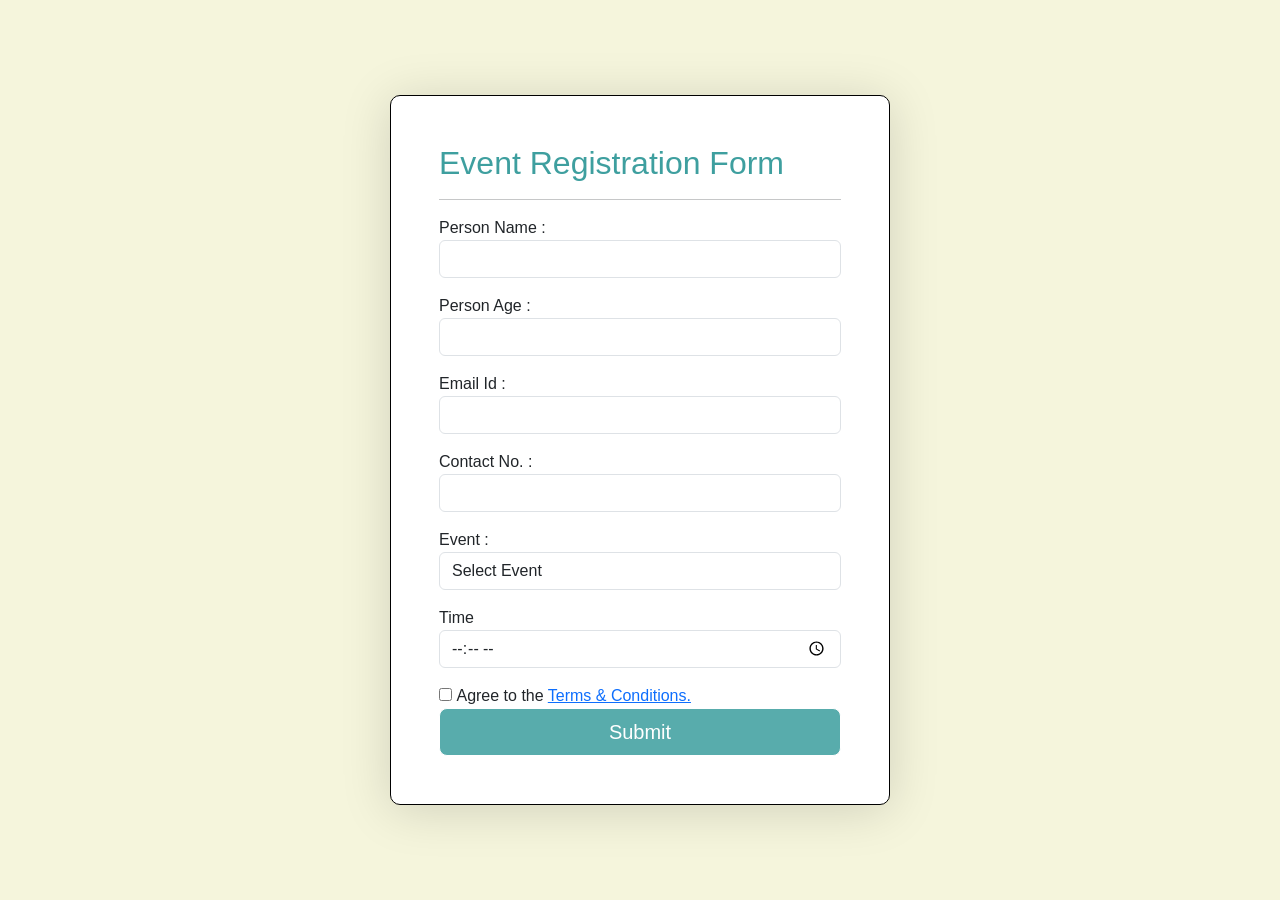
<file: q1/index.html>
<!DOCTYPE html>
<html lang="en">

<head>
    <meta charset="UTF-8">
    <meta name="viewport" content="width=device-width, initial-scale=1.0">
    <link href="https://cdn.jsdelivr.net/npm/bootstrap@5.3.3/dist/css/bootstrap.min.css" rel="stylesheet">
    <script src="https://code.jquery.com/jquery-3.7.1.min.js"></script>
    <title> Event Registration Form </title>
    <style>
        * {
            background-color: Beige;
            font-family: 'Poppins', sans-serif;
        }

        .regForm {
            border: 1px solid black;
            border-radius: 10px;
            max-width: 500px;
            box-shadow: 0px 5px 50px rgba(0, 0, 0, 0.15);
        }

        option {
            background-color: mintcream;
            color: darkslategray;
        }
    </style>
</head>

<body>
    <div class="container-fluide d-flex justify-content-center align-items-center min-vh-100 py-3">
        <div class="regForm p-4 p-md-5 bg-white w-100">
            <form action="#" onsubmit="showMessage()" id="Form" class="bg-white">
                <h2 style="color: Teal;" class="heading bg-white text-center text-md-start">Event Registration Form</h2>
                <hr>

                <div class="my-3 bg-white">
                    <label for="name" class="bg-white"> Person Name : </label>
                    <input type="text" id="name" class="form-control" required>
                </div>

                <div class="my-3 bg-white">
                    <label for="age" class="bg-white"> Person Age : </label>
                    <input type="number" id="age" class="form-control" required>
                </div>

                <div class="my-3 bg-white">
                    <label for="email" class="bg-white"> Email Id : </label>
                    <input type="email" id="email" class="form-control" required>
                </div>

                <div class="my-3 bg-white">
                    <label for="contact" class="bg-white"> Contact No. : </label>
                    <input type="number" id="contact" class="form-control" required>
                </div>

                <div class="my-3 bg-white">
                    <label for="event" class="bg-white"> Event : </label>
                    <select id="event" class="form-control" required>
                        <option value="">Select Event</option>
                        <option value="Farewell Ceremony">Farewell Ceremony</option>
                        <option value="Freshers Party">Freshers Party</option>
                        <option value="Sports Day">Sports Day</option>
                        <option value="Pet Show">Pet Show</option>
                        <option value="Science Exhibition">Science Exhibition</option>
                        <option value="Workshop">Workshop</option>
                    </select>
                </div>

                <div class="my-3 bg-white">
                    <label for="time" class="bg-white">Time</label>
                    <input type="time" id="time" class="form-control" required>
                </div>

                <input type="checkbox" id="checkbox"> <label for="checkbox" class="bg-white">Agree to the <a href="t&c.html"
                        class="bg-white">Terms &
                        Conditions.</a></label> <br>

                <button style="background-color: Teal;" class=" btn btn-lg text-white w-100" type="submit" disabled>
                    Submit </button>
            </form>
        </div>
    </div>

    <script>
        $(document).ready(function () {
            $("#checkbox").click(function () {
                if ($(this).prop("checked")) {
                    $("button").removeAttr("disabled");
                } else {
                    $("button").attr("disabled", "disabled");
                }
            });

            setInterval(function () {
                $(".heading").fadeToggle()
            }, 90);

            $(".form-control").focus(function () {
                $(this).css({ "background-color": "mintcream", "color": "darkslategray" });
            });

            $(".form-control").blur(function () {
                $(this).css({ "background-color": "white", "color": "black" });
            });
        })

        function showMessage() {
            alert("Your registration has been completed successfully!");
            document.getElementById("Form").reset();
        }
    </script>
</body>

</html>
</file>
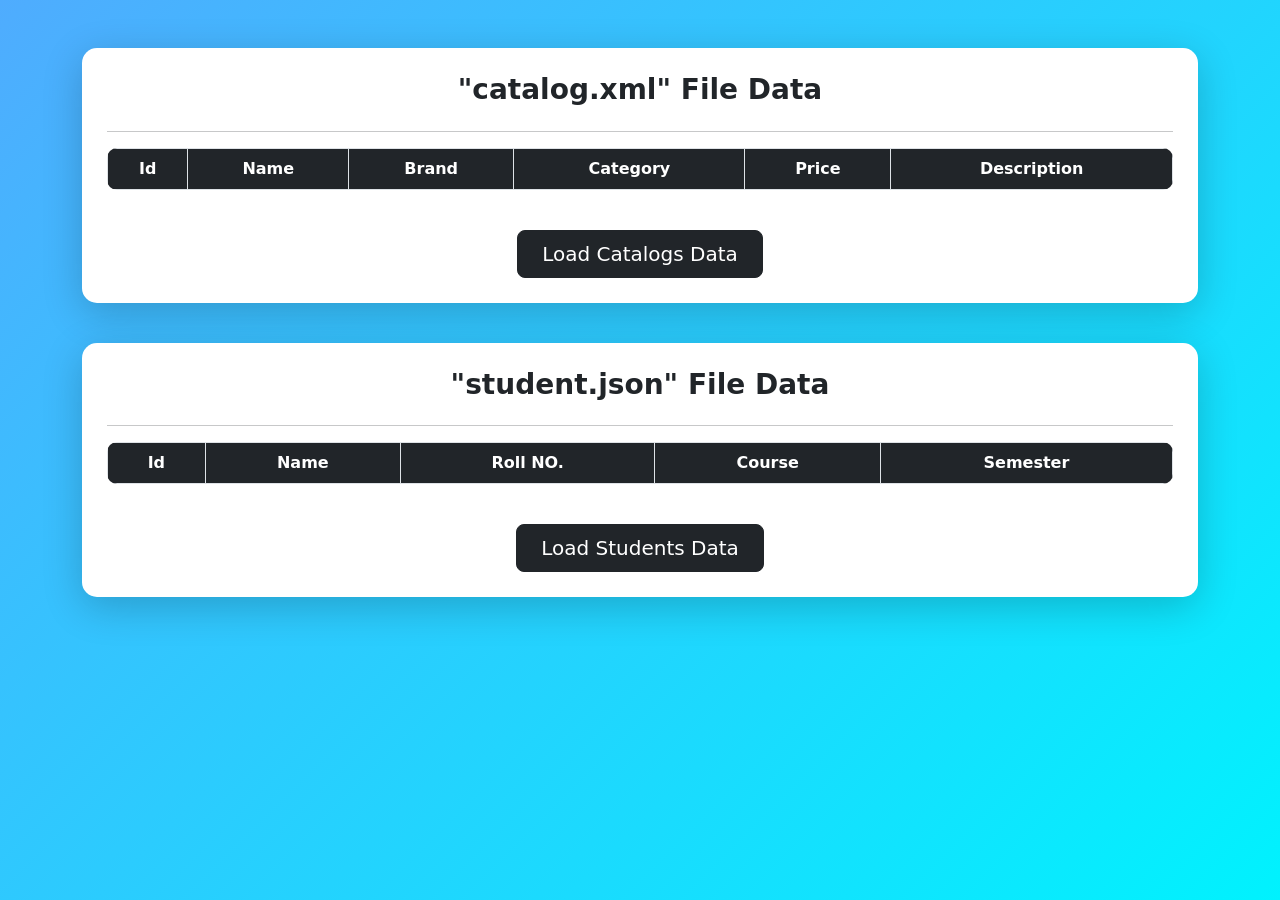
<file: q2/index.html>
<!DOCTYPE html>
<html lang="en">

<head>
    <meta charset="UTF-8">
    <meta name="viewport" content="width=device-width, initial-scale=1.0">
    <link href="https://cdn.jsdelivr.net/npm/bootstrap@5.3.3/dist/css/bootstrap.min.css" rel="stylesheet">
    <title>Catalogs & Students Data</title>
    <style>
        body {
            background: linear-gradient(135deg, #4facfe, #00f2fe);
            min-height: 100vh
        }

        .main-card {
            background: white;
            border-radius: 15px;
            box-shadow: 0px 10px 40px rgba(0, 0, 0, 0.2);
            padding: 25px;
            margin-bottom: 40px
        }

        h1 {
            font-weight: 600;
            font-size: 28px
        }

        thead th {
            background: #212529 !important;
            color: white
        }

        .table {
            border-radius: 10px;
            overflow: hidden
        }

        button {
            border-radius: 8px;
            font-weight: 500
        }
    </style>
</head>

<body>
    <div class="container py-5">

        <div class="main-card">
            <h1 class="text-center mb-4">"catalog.xml" File Data</h1>
            <hr>
            <div class="table-responsive">
                <table class="table table-bordered table-hover text-center align-middle">
                    <thead>
                        <tr>
                            <th class="text-white">Id</th>
                            <th class="text-white">Name</th>
                            <th class="text-white">Brand</th>
                            <th class="text-white">Category</th>
                            <th class="text-white">Price</th>
                            <th class="text-white">Description</th>
                        </tr>
                    </thead>
                    <tbody id="CatalogData"></tbody>
                </table>
            </div>
            <div class="text-center mt-4">
                <button onclick="loadCatalogData()" class="btn btn-dark btn-lg px-4">Load Catalogs Data</button>
            </div>
        </div>

        <div class="main-card">
            <h1 class="text-center mb-4">"student.json" File Data</h1>
            <hr>
            <div class="table-responsive">
                <table class="table table-bordered table-hover text-center align-middle">
                    <thead>
                        <tr>
                            <th class="text-white">Id</th>
                            <th class="text-white">Name</th>
                            <th class="text-white">Roll NO.</th>
                            <th class="text-white">Course</th>
                            <th class="text-white">Semester</th>
                        </tr>
                    </thead>
                    <tbody id="StudentData"></tbody>
                </table>
            </div>
            <div class="text-center mt-4">
                <button onclick="loadStudent()" class="btn btn-dark btn-lg px-4">Load Students Data</button>
            </div>
        </div>

    </div>

    <script>
        function loadCatalogData() {
            const xhr = new XMLHttpRequest();
            xhr.onreadystatechange = function () {
                if (this.readyState == 4 && this.status == 200) {
                    var xmlDoc = this.responseXML;
                    var products = xmlDoc.getElementsByTagName("product");
                    var data = "";
                    for (const product of products) {
                        let id = product.getElementsByTagName("id")[0].textContent;
                        let name = product.getElementsByTagName("name")[0].textContent;
                        let brand = product.getElementsByTagName("brand")[0].textContent;
                        let category = product.getElementsByTagName("category")[0].textContent;
                        let price = product.getElementsByTagName("price")[0].textContent;
                        let description = product.getElementsByTagName("description")[0].textContent;
                        data += `<tr>
                                    <td>${id}</td>
                                    <td>${name}</td>
                                    <td>${brand}</td>
                                    <td>${category}</td>
                                    <td>${price}</td>
                                    <td>${description}</td>
                                </tr>`;
                    }
                    document.getElementById("CatalogData").innerHTML = data;
                }
            };
            xhr.open("GET", "catalog.xml", true);
            xhr.send();
        }

        function loadStudent() {
            const xhr = new XMLHttpRequest();
            xhr.open("GET", "student.json", true);
            xhr.onload = function () {
                if (xhr.status === 200) {
                    const students = JSON.parse(xhr.responseText);
                    let output = "";
                    students.forEach(student => {
                        output += `<tr>
                                    <td>${student.id}</td>
                                    <td>${student.name}</td>
                                    <td>${student.rollNo}</td>
                                    <td>${student.course}</td>
                                    <td>${student.semester}</td>
                                </tr>`
                    });
                    document.getElementById("StudentData").innerHTML = output;
                }
            }
            xhr.send();
        }
    </script>
</body>

</html>
</file>
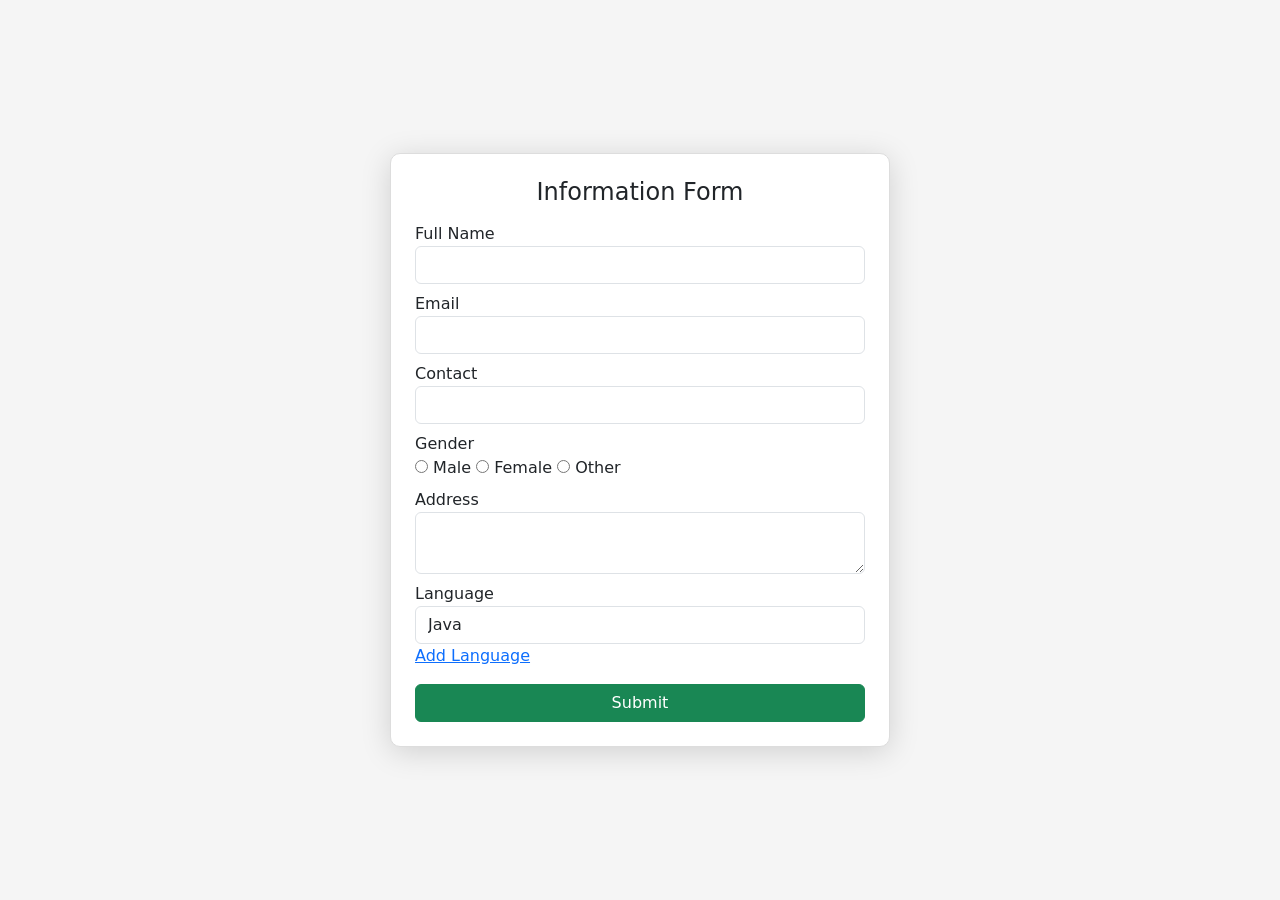
<file: q3/index.html>
<!DOCTYPE html>
<html lang="en">

<head>
    <meta charset="UTF-8">
    <meta name="viewport" content="width=device-width, initial-scale=1.0">
    <link href="https://cdn.jsdelivr.net/npm/bootstrap@5.3.3/dist/css/bootstrap.min.css" rel="stylesheet">
    <script src="https://code.jquery.com/jquery-3.7.1.min.js"></script>
    <title>Information Form</title>
    <style>
        body {
            background: #f5f5f5;
        }

        .form-box {
            border: 1px solid #ddd;
            border-radius: 10px;
            max-width: 500px;
            box-shadow: 0 5px 30px rgba(0, 0, 0, 0.15);
        }

        label {
            font-weight: 500;
        }

        #addBox input {
            width: 70%;
        }
    </style>
</head>

<body>
    <div class="container d-flex justify-content-center align-items-center vh-100">
        <div class="form-box bg-white p-4 w-100">
            <form onsubmit="showMsg()" id="form">
                <h4 class="text-center mb-3">Information Form</h4>

                <div class="mb-2">
                    <label for="fname">Full Name</label>
                    <input type="text" id="fname" class="form-control" required>
                </div>

                <div class="mb-2">
                    <label for="email">Email</label>
                    <input type="email" id="email" class="form-control" required>
                </div>

                <div class="mb-2">
                    <label for="contact">Contact</label>
                    <input type="number" id="contact" class="form-control" required>
                </div>

                <div class="mb-2">
                    <label for="gender">Gender</label><br>
                    <input type="radio" name="gender" id="male"> <label for="male">Male</label>
                    <input type="radio" name="gender" id="female"> <label for="female">Female</label>
                    <input type="radio" name="gender" id="other"> <label for="other">Other</label>
                </div>

                <div class="mb-2">
                    <label for="address">Address</label>
                    <textarea class="form-control" id="address" rows="2"></textarea>
                </div>

                <div class="mb-3">
                    <label for="language">Language</label>
                    <select id="language" class="form-control">
                        <option>Java</option>
                        <option>Python</option>
                        <option>JavaScript</option>
                        <option>C++</option>
                    </select>
                    <a href="#" id="addLang">Add Language</a>

                    <div id="addBox" class="mt-2" style="display:none;">
                        <input type="text" id="newLang" class="form-control d-inline" placeholder="Enter language">
                        <button type="button" class="btn btn-primary btn-sm mt-2" id="addBtn">Add</button>
                    </div>
                </div>

                <button type="submit" class="btn btn-success w-100">Submit</button>
            </form>
        </div>
    </div>

    <script>
        $(document).ready(function () {
            $("#addLang").click(function (e) {
                e.preventDefault();
                $("#addBox").show();
            });
            $("#addBtn").click(function () {
                let lang = $("#newLang").val();
                if (lang != "") {
                    $("#language").append("<option>" + lang + "</option>");
                    $("#newLang").val("");
                    $("#addBox").hide();
                }
            });
        });

        function showMsg() {
            alert("Thank you for your response.");
            document.getElementById("form").reset();
        }
    </script>
</body>

</html>
</file>
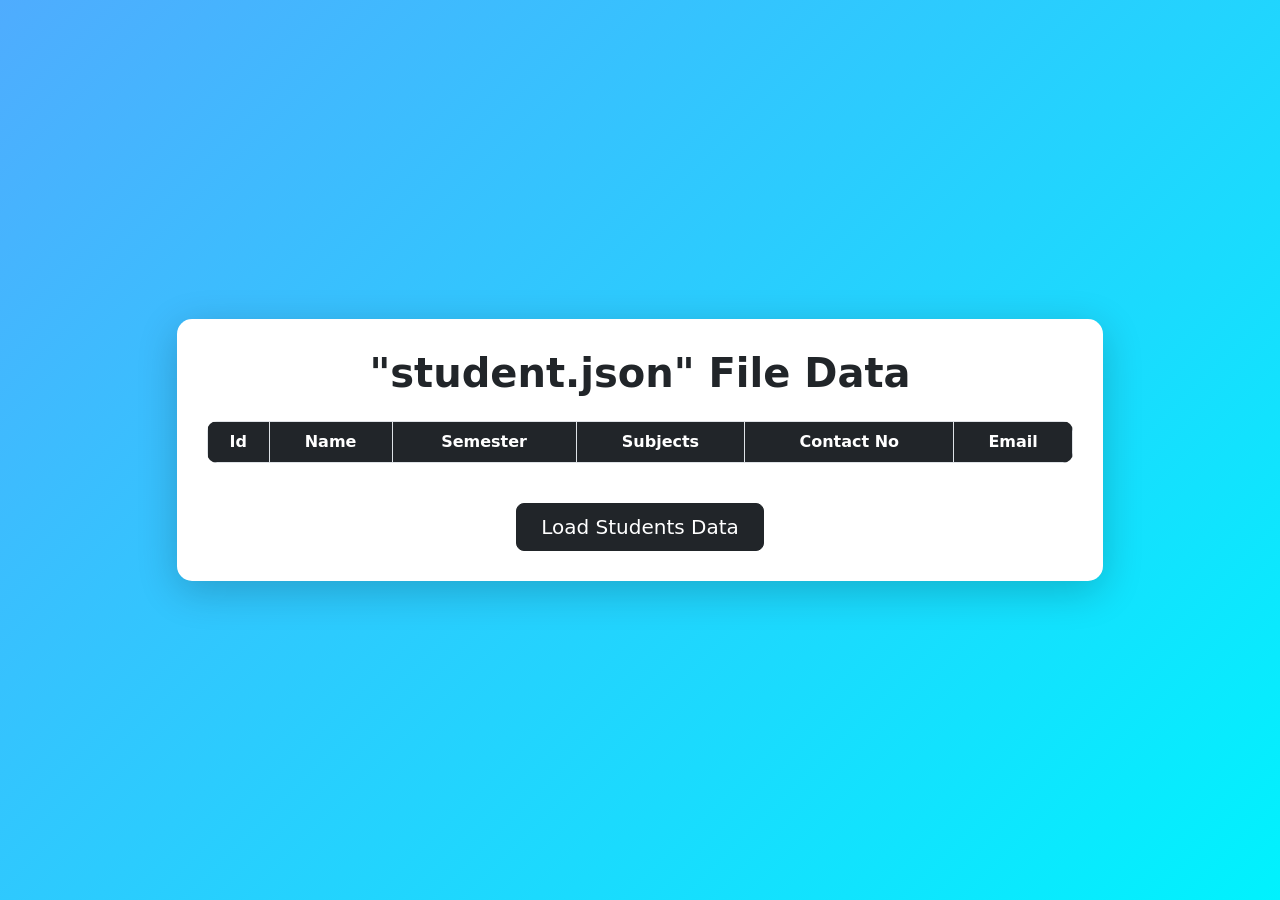
<file: q6/index.html>
<!DOCTYPE html>
<html lang="en">

<head>
    <meta charset="UTF-8">
    <meta name="viewport" content="width=device-width, initial-scale=1.0">
    <link href="https://cdn.jsdelivr.net/npm/bootstrap@5.3.3/dist/css/bootstrap.min.css" rel="stylesheet">
    <title>Student JSON Data</title>
    <style>
        body {
            background: linear-gradient(135deg, #4facfe, #00f2fe);
            min-height: 100vh;
            display: flex;
            align-items: center
        }

        .main-card {
            background: white;
            border-radius: 15px;
            box-shadow: 0px 10px 40px rgba(0, 0, 0, 0.2);
            padding: 30px
        }

        table {
            border-radius: 10px;
            overflow: hidden
        }

        thead th {
            background: #212529 !important;
            color: white
        }

        button {
            border-radius: 8px;
            font-weight: 500
        }

        h1 {
            font-weight: 600
        }
    </style>
</head>

<body>
    <div class="container py-4">
        <div class="row justify-content-center">
            <div class="col-lg-10 col-md-11 col-sm-12">
                <div class="main-card">
                    <h1 class="text-center mb-4">"student.json" File Data</h1>
                    <div class="table-responsive">
                        <table class="table table-bordered table-hover text-center align-middle">
                            <thead>
                                <tr>
                                    <th class="text-white">Id</th>
                                    <th class="text-white">Name</th>
                                    <th class="text-white">Semester</th>
                                    <th class="text-white">Subjects</th>
                                    <th class="text-white">Contact No</th>
                                    <th class="text-white">Email</th>
                                </tr>
                            </thead>
                            <tbody id="StudentData"></tbody>
                        </table>
                    </div>
                    <div class="text-center mt-4">
                        <button onclick="loadStudent()" class="btn btn-dark btn-lg px-4">Load Students Data</button>
                    </div>
                </div>
            </div>
        </div>
    </div>

    <script>
        function loadStudent() {
            const xhr = new XMLHttpRequest();
            xhr.open("GET", "student.json", true);
            xhr.onload = function () {
                if (xhr.status === 200) {
                    const students = JSON.parse(xhr.responseText);
                    let output = "";
                    students.forEach(student => {
                        output += `<tr>
                                        <td>${student.id}</td>
                                        <td>${student.name}</td>
                                        <td>${student.semester}</td>
                                        <td>${student.subjects}</td>
                                        <td>${student.contactno}</td>
                                        <td>${student.email}</td>
                                    </tr>`
                    });
                    document.getElementById("StudentData").innerHTML = output;
                }
            }
            xhr.send();
        }
    </script>
</body>

</html>
</file>
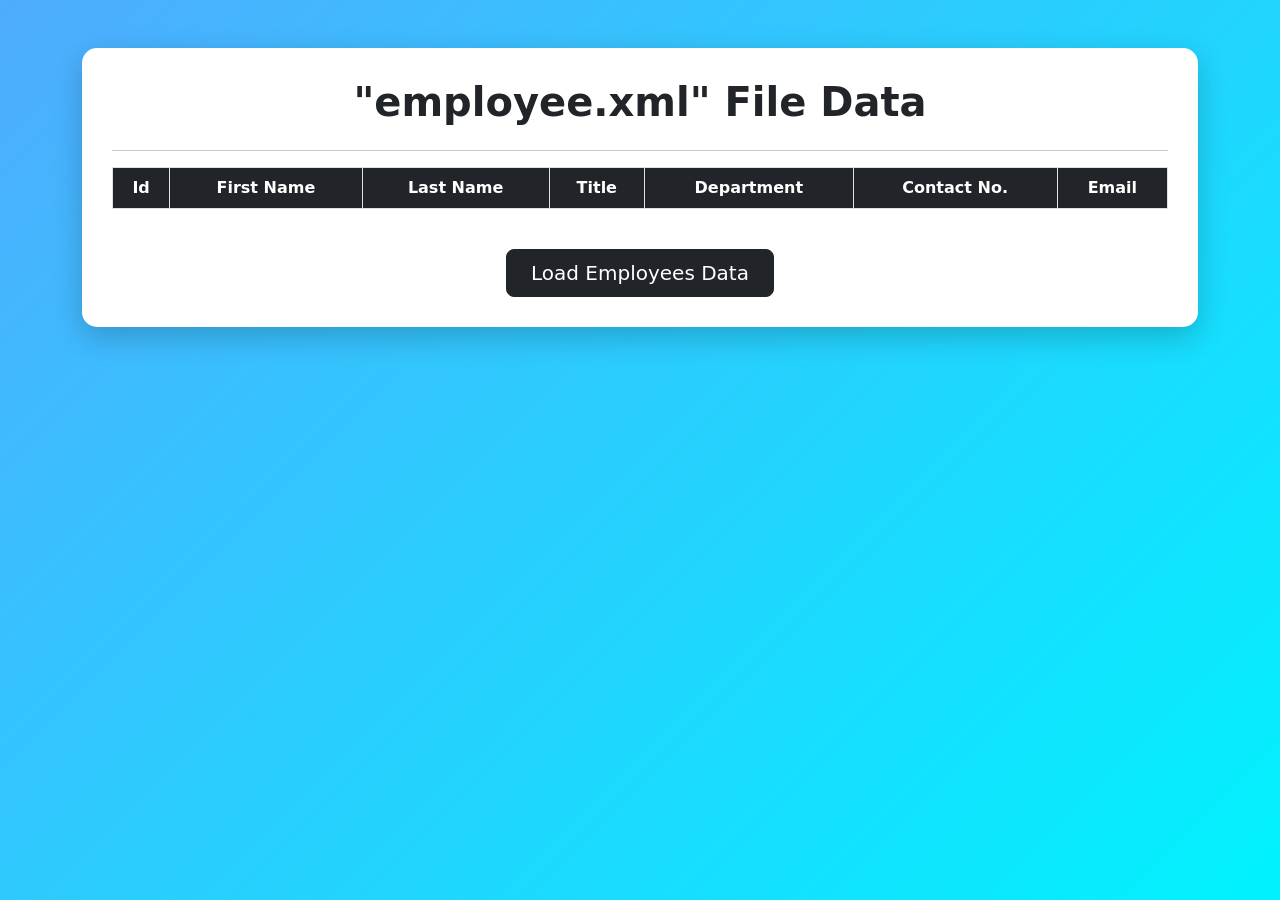
<file: q8/index.html>
<!DOCTYPE html>
<html lang="en">

<head>
    <meta charset="UTF-8">
    <meta name="viewport" content="width=device-width, initial-scale=1.0">
    <title>Employee XML Data</title>
    <link href="https://cdn.jsdelivr.net/npm/bootstrap@5.3.3/dist/css/bootstrap.min.css" rel="stylesheet">
    <script src="https://code.jquery.com/jquery-3.7.1.min.js"></script>
    <style>
        body {
            background: linear-gradient(135deg, #4facfe, #00f2fe);
            min-height: 100vh
        }

        .main-card {
            background: #fff;
            border-radius: 15px;
            box-shadow: 0 10px 30px rgba(0, 0, 0, .2);
            padding: 30px
        }

        thead {
            background: #212529
        }

        thead th {
            color: #fff
        }

        h1 {
            font-weight: 600
        }

        button {
            border-radius: 8px
        }
    </style>
</head>

<body>
    <div class="container py-5">
        <div class="main-card">
            <h1 class="text-center mb-4">"employee.xml" File Data</h1>
            <hr>
            <div class="table-responsive">
                <table class="table table-bordered table-hover text-center align-middle">
                    <thead>
                        <tr>
                            <th class="bg-dark text-white">Id</th>
                            <th class="bg-dark text-white">First Name</th>
                            <th class="bg-dark text-white">Last Name</th>
                            <th class="bg-dark text-white">Title</th>
                            <th class="bg-dark text-white">Department</th>
                            <th class="bg-dark text-white">Contact No.</th>
                            <th class="bg-dark text-white">Email</th>
                        </tr>
                    </thead>
                    <tbody id="empData"></tbody>
                </table>
            </div>
            <div class="text-center mt-4">
                <button onclick="loadEmpData()" class="btn btn-dark btn-lg px-4">Load Employees Data</button>
            </div>
        </div>
    </div>
    <script>
        function loadEmpData() {
            const xhr = new XMLHttpRequest();
            xhr.onreadystatechange = function () {
                if (this.readyState == 4 && this.status == 200) {
                    var xmlDoc = this.responseXML;
                    var employees = xmlDoc.getElementsByTagName("employee");
                    var data = "";

                    for (const emp of employees) {
                        let id = $(emp).find("id").text();
                        let firstname = $(emp).find("firstname").text();
                        let lastname = $(emp).find("lastname").text();
                        let title = $(emp).find("title").text();
                        let department = $(emp).find("department").text();
                        let contactno = $(emp).find("contactno").text();
                        let email = $(emp).find("email").text();

                        data += `<tr>
                                    <td>${id}</td>
                                    <td>${firstname}</td>
                                    <td>${lastname}</td>
                                    <td>${title}</td>
                                    <td>${department}</td>
                                    <td>${contactno}</td>
                                    <td>${email}</td>
                                </tr>`;
                    }

                    $("#empData").html(data);
                };
            }
            xhr.open("GET", "employee.xml", true);
            xhr.send();
        }
    </script>
</body>

</html>
</file>
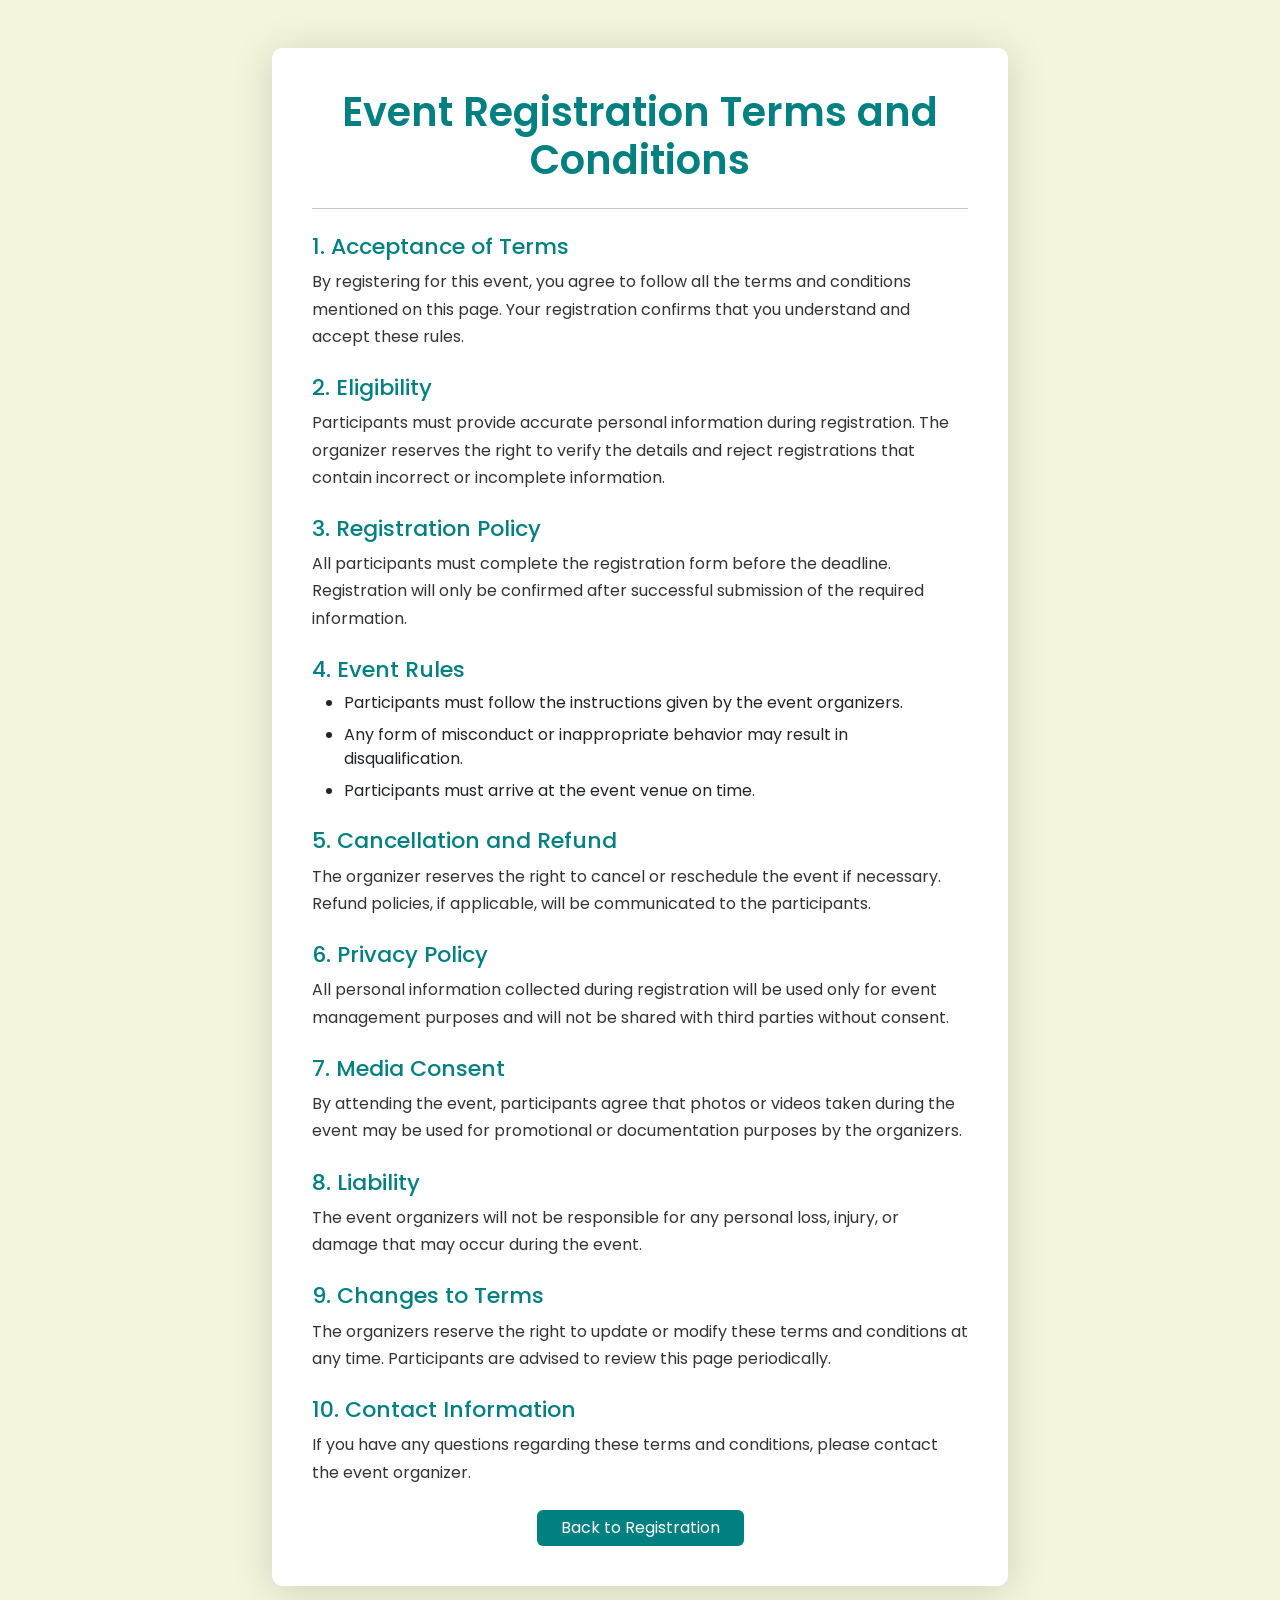
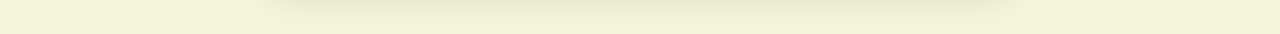
<file: q1/t&c.html>
<!DOCTYPE html>
<html lang="en">

<head>
    <meta charset="UTF-8">
    <meta name="viewport" content="width=device-width, initial-scale=1.0">
    <link href="https://cdn.jsdelivr.net/npm/bootstrap@5.3.3/dist/css/bootstrap.min.css" rel="stylesheet">
    <link href="https://fonts.googleapis.com/css2?family=Poppins:wght@300;400;500;600;700&display=swap"
        rel="stylesheet">
    <title>Terms & Conditions</title>
    <style>
        body {
            background-color: Beige;
            font-family: 'Poppins', sans-serif;
        }

        .terms-card {
            background: white;
            border-radius: 10px;
            padding: 40px;
            box-shadow: 0px 5px 40px rgba(0, 0, 0, 0.15);
        }

        h1 {
            color: teal;
            font-weight: 600;
        }

        h2 {
            color: teal;
            margin-top: 25px;
            font-size: 22px;
        }

        p {
            color: #333;
            line-height: 1.7;
        }

        li {
            margin-bottom: 8px;
        }

        .back-btn {
            background-color: teal;
            color: white;
            border: none;
        }

        .back-btn:hover {
            background-color: #006666;
            color: white;
        }
    </style>
</head>

<body>
    <div class="container py-5">
        <div class="row justify-content-center">
            <div class="col-lg-8 col-md-10">
                <div class="terms-card">

                    <h1 class="text-center mb-4">Event Registration Terms and Conditions</h1>
                    <hr>

                    <h2>1. Acceptance of Terms</h2>
                    <p>By registering for this event, you agree to follow all the terms and conditions mentioned on this
                        page. Your registration confirms that you understand and accept these rules.</p>

                    <h2>2. Eligibility</h2>
                    <p>Participants must provide accurate personal information during registration. The organizer
                        reserves the right to verify the details and reject registrations that contain incorrect or
                        incomplete information.</p>

                    <h2>3. Registration Policy</h2>
                    <p>All participants must complete the registration form before the deadline. Registration will only
                        be confirmed after successful submission of the required information.</p>

                    <h2>4. Event Rules</h2>
                    <ul>
                        <li>Participants must follow the instructions given by the event organizers.</li>
                        <li>Any form of misconduct or inappropriate behavior may result in disqualification.</li>
                        <li>Participants must arrive at the event venue on time.</li>
                    </ul>

                    <h2>5. Cancellation and Refund</h2>
                    <p>The organizer reserves the right to cancel or reschedule the event if necessary. Refund policies,
                        if applicable, will be communicated to the participants.</p>

                    <h2>6. Privacy Policy</h2>
                    <p>All personal information collected during registration will be used only for event management
                        purposes and will not be shared with third parties without consent.</p>

                    <h2>7. Media Consent</h2>
                    <p>By attending the event, participants agree that photos or videos taken during the event may be
                        used for promotional or documentation purposes by the organizers.</p>

                    <h2>8. Liability</h2>
                    <p>The event organizers will not be responsible for any personal loss, injury, or damage that may
                        occur during the event.</p>

                    <h2>9. Changes to Terms</h2>
                    <p>The organizers reserve the right to update or modify these terms and conditions at any time.
                        Participants are advised to review this page periodically.</p>

                    <h2>10. Contact Information</h2>
                    <p>If you have any questions regarding these terms and conditions, please contact the event
                        organizer.</p>

                    <div class="text-center mt-4">
                        <a href="index.html" class="btn back-btn px-4">Back to Registration</a>
                    </div>

                </div>
            </div>
        </div>
    </div>
</body>

</html>
</file>
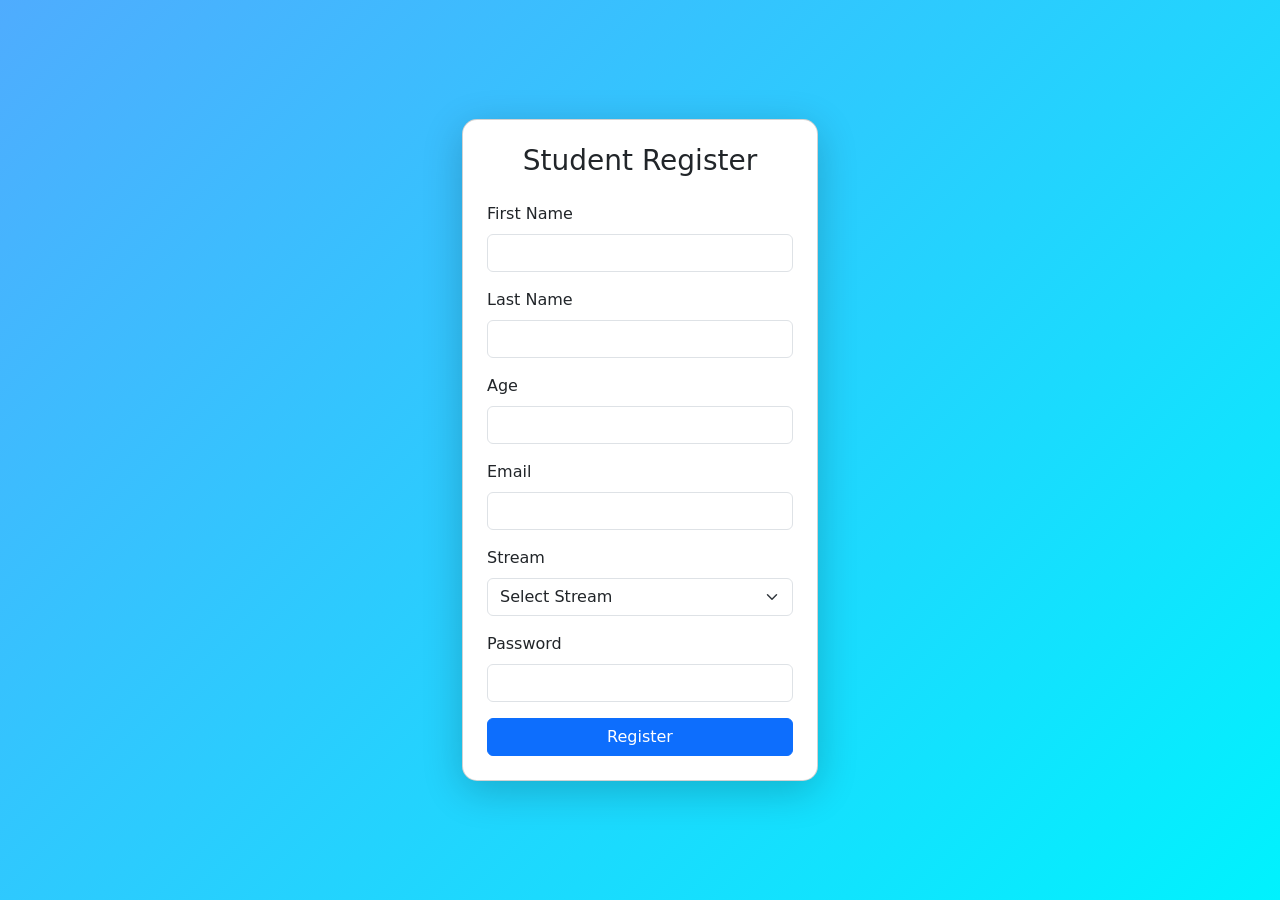
<file: q4/register.html>
<!DOCTYPE html>
<html lang="en">

<head>
    <meta charset="UTF-8">
    <meta name="viewport" content="width=device-width, initial-scale=1.0">
    <title>Student Register</title>

    <link href="https://cdn.jsdelivr.net/npm/bootstrap@5.3.3/dist/css/bootstrap.min.css" rel="stylesheet">
    <script src="https://code.jquery.com/jquery-3.7.1.min.js"></script>

    <style>
        body {
            height: 100vh;
            background: linear-gradient(135deg, #4facfe, #00f2fe);
        }

        .card {
            border-radius: 15px;
            box-shadow: 0px 10px 40px rgba(0, 0, 0, 0.2);
        }

        .error {
            font-size: 13px;
        }
    </style>
</head>

<body>

    <div class="container h-100">
        <div class="row h-100 justify-content-center align-items-center">
            <div class="col-lg-4 col-md-6 col-sm-10">

                <div class="card p-4">
                    <h3 class="text-center mb-4">Student Register</h3>

                    <form id="registerForm">

                        <div class="mb-3">
                            <label class="form-label" for="fname">First Name</label>
                            <input type="text" id="fname" class="form-control">
                            <span class="error text-danger" id="fname-error"></span>
                        </div>

                        <div class="mb-3">
                            <label class="form-label" for="lname">Last Name</label>
                            <input type="text" id="lname" class="form-control">
                            <span class="error text-danger" id="lname-error"></span>
                        </div>

                        <div class="mb-3">
                            <label class="form-label" for="age">Age</label>
                            <input type="number" id="age" class="form-control">
                            <span class="error text-danger" id="age-error"></span>
                        </div>

                        <div class="mb-3">
                            <label class="form-label" for="email">Email</label>
                            <input type="email" id="email" class="form-control">
                            <span class="error text-danger" id="email-error"></span>
                        </div>

                        <div class="mb-3">
                            <label class="form-label" for="stream">Stream</label>
                            <select id="stream" class="form-select">
                                <option>Select Stream</option>
                                <option>BCA</option>
                                <option>BBA</option>
                                <option>BCom</option>
                                <option>BSC-IT</option>
                            </select>
                            <span class="error text-danger" id="stream-error"></span>
                        </div>

                        <div class="mb-3">
                            <label class="form-label" for="pass">Password</label>
                            <input type="password" id="pass" class="form-control">
                            <span class="error text-danger" id="pass-error"></span>
                        </div>

                        <button type="submit" class="btn btn-primary w-100">Register</button>

                    </form>
                </div>

            </div>
        </div>
    </div>

    <script>
        $(document).ready(function () {

            $("#registerForm").submit(function (e) {

                let valid = true;
                $(".error").text("");

                // First Name
                let fname = $("#fname").val().trim();
                if (fname == "") {
                    $("#fname-error").text("First name is required");
                    valid = false;
                }

                // Last Name
                let lname = $("#lname").val().trim();
                if (lname == "") {
                    $("#lname-error").text("Last name is required");
                    valid = false;
                }

                // Age
                let age = $("#age").val();
                if (age == "") {
                    $("#age-error").text("Age is required");
                    valid = false;
                } else if (age < 17 || age > 30) {
                    $("#age-error").text("Age must be between 17 and 30");
                    valid = false;
                }

                // Email
                let email = $("#email").val();
                let emailPattern = /^[^ ]+@[^ ]+\.[a-z]{2,3}$/;

                if (email == "") {
                    $("#email-error").text("Email is required");
                    valid = false;
                } else if (!emailPattern.test(email)) {
                    $("#email-error").text("Enter valid email");
                    valid = false;
                }

                // Stream
                let stream = $("#stream").val();
                if (stream == "Select Stream") {
                    $("#stream-error").text("Please select stream");
                    valid = false;
                }

                // Password
                let pass = $("#pass").val();
                if (pass == "") {
                    $("#pass-error").text("Password is required");
                    valid = false;
                } else if (pass.length < 6) {
                    $("#pass-error").text("Password must be at least 6 characters");
                    valid = false;
                }

                if (!valid) {
                    e.preventDefault();
                }

                if(valid){
                    alert("Student registered successfully!");
                }

            });

        });
    </script>

</body>

</html>
</file>
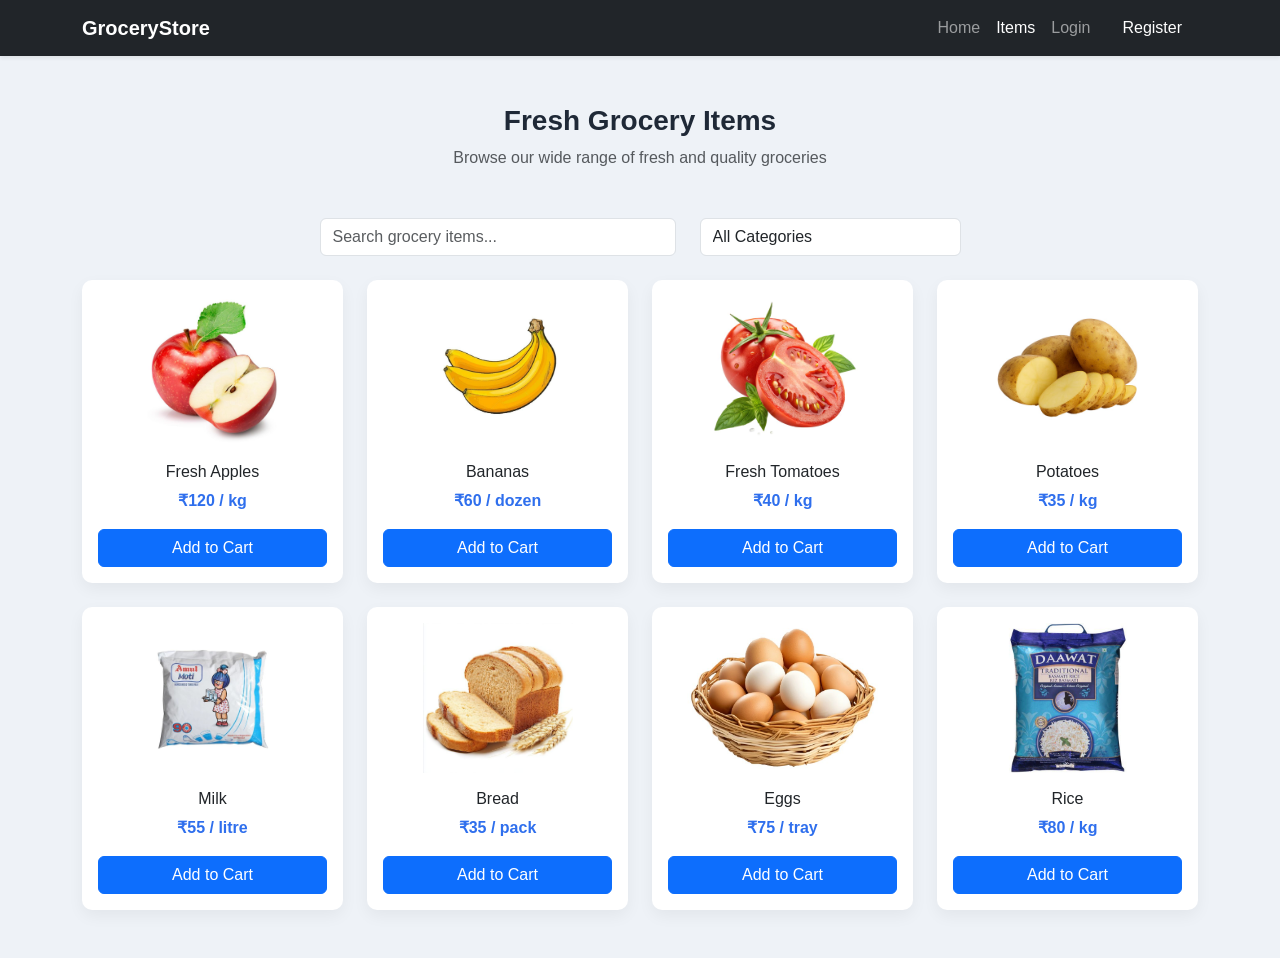
<file: q5/items.html>
<!DOCTYPE html>
<html lang="en">

<head>
    <meta charset="UTF-8">
    <meta name="viewport" content="width=device-width, initial-scale=1.0">
    <title>Grocery Items</title>

    <link href="https://cdn.jsdelivr.net/npm/bootstrap@5.3.3/dist/css/bootstrap.min.css" rel="stylesheet">
    <script src="https://code.jquery.com/jquery-3.7.1.min.js"></script>

    <style>
        body {
            background: #EEF2F7;
            font-family: 'Segoe UI', sans-serif;
            color: #1F2937;
        }

        .section-title {
            font-size: 28px;
            font-weight: 700;
        }

        .product-card {
            border: none;
            border-radius: 10px;
            background: #fff;
            box-shadow: 0 6px 16px rgba(0, 0, 0, 0.05);
            transition: .2s;
        }

        .product-card:hover {
            transform: translateY(-4px);
        }

        .product-img {
            height: 150px;
            width: 100%;
            object-fit: contain;
            border-radius: 6px;
        }

        .price {
            font-weight: 600;
            color: #2F6FED;
        }
    </style>
</head>

<body>

    <nav class="navbar navbar-expand-lg navbar-dark bg-dark shadow-sm">
        <div class="container">
            <a class="navbar-brand fw-bold" href="index.html">GroceryStore</a>
            <button class="navbar-toggler" type="button" data-bs-toggle="collapse" data-bs-target="#navMenu">
                <span class="navbar-toggler-icon"></span>
            </button>

            <div class="collapse navbar-collapse" id="navMenu">
                <ul class="navbar-nav ms-auto">
                    <li class="nav-item">
                        <a class="nav-link" href="index.html">Home</a>
                    </li>

                    <li class="nav-item">
                        <a class="nav-link active" href="items.html">Items</a>
                    </li>

                    <li class="nav-item">
                        <a class="nav-link" href="login.html">Login</a>
                    </li>

                    <li class="nav-item">
                        <a class="nav-link btn btn-primary text-white px-3 ms-2" href="register.html">Register</a>
                    </li>
                </ul>
            </div>
        </div>
    </nav>

    <div class="container py-5">

        <div class="text-center mb-5">
            <h2 class="section-title">Fresh Grocery Items</h2>
            <p class="text-muted">Browse our wide range of fresh and quality groceries</p>
        </div>

        <div class="row mb-4 justify-content-center">

            <div class="col-md-4">
                <input type="text" id="searchItem" class="form-control" placeholder="Search grocery items...">
            </div>

            <div class="col-md-3">
                <select id="categoryFilter" class="form-control">
                    <option value="all">All Categories</option>
                    <option value="fruit">Fruits</option>
                    <option value="vegetable">Vegetables</option>
                    <option value="dairy">Dairy</option>
                    <option value="grain">Grains</option>
                </select>
            </div>

        </div>

        <div class="row g-4">

            <div class="col-md-3 item" data-category="fruit">
                <div class="card product-card p-3 text-center">
                    <img src="image/apple.jpg" alt="Fresh Apples" class="product-img">
                    <h6 class="mt-3">Fresh Apples</h6>
                    <p class="price">₹120 / kg</p>
                    <button class="btn btn-primary w-100 add-cart" data-name="Apple">Add to Cart</button>
                </div>
            </div>

            <div class="col-md-3 item" data-category="fruit">
                <div class="card product-card p-3 text-center">
                    <img src="image/banana.jpg" alt="Bananas" class="product-img">
                    <h6 class="mt-3">Bananas</h6>
                    <p class="price">₹60 / dozen</p>
                    <button class="btn btn-primary w-100 add-cart" data-name="Banana">Add to Cart</button>
                </div>
            </div>

            <div class="col-md-3 item" data-category="vegetable">
                <div class="card product-card p-3 text-center">
                    <img src="image/tomato.jpg" alt="Fresh Tomatoes" class="product-img">
                    <h6 class="mt-3">Fresh Tomatoes</h6>
                    <p class="price">₹40 / kg</p>
                    <button class="btn btn-primary w-100 add-cart" data-name="Tomato">Add to Cart</button>
                </div>
            </div>

            <div class="col-md-3 item" data-category="vegetable">
                <div class="card product-card p-3 text-center">
                    <img src="image/potato.jpg" alt="Potatoes" class="product-img">
                    <h6 class="mt-3">Potatoes</h6>
                    <p class="price">₹35 / kg</p>
                    <button class="btn btn-primary w-100 add-cart" data-name="Potato">Add to Cart</button>
                </div>
            </div>

            <div class="col-md-3 item" data-category="dairy">
                <div class="card product-card p-3 text-center">
                    <img src="image/milk.jpg" alt="Milk" class="product-img">
                    <h6 class="mt-3">Milk</h6>
                    <p class="price">₹55 / litre</p>
                    <button class="btn btn-primary w-100 add-cart" data-name="Milk">Add to Cart</button>
                </div>
            </div>

            <div class="col-md-3 item" data-category="grain">
                <div class="card product-card p-3 text-center">
                    <img src="image/bread.jpg" alt="Bread" class="product-img">
                    <h6 class="mt-3">Bread</h6>
                    <p class="price">₹35 / pack</p>
                    <button class="btn btn-primary w-100 add-cart" data-name="Bread">Add to Cart</button>
                </div>
            </div>

            <div class="col-md-3 item" data-category="dairy">
                <div class="card product-card p-3 text-center">
                    <img src="image/egg.jpg" alt="Eggs" class="product-img">
                    <h6 class="mt-3">Eggs</h6>
                    <p class="price">₹75 / tray</p>
                    <button class="btn btn-primary w-100 add-cart" data-name="Eggs">Add to Cart</button>
                </div>
            </div>

            <div class="col-md-3 item" data-category="grain">
                <div class="card product-card p-3 text-center">
                    <img src="image/rice.jpg" alt="Rice" class="product-img">
                    <h6 class="mt-3">Rice</h6>
                    <p class="price">₹80 / kg</p>
                    <button class="btn btn-primary w-100 add-cart" data-name="Rice">Add to Cart</button>
                </div>
            </div>
        </div>
    </div>

    <script>
        $(document).ready(function () {

            $("#searchItem").on("keyup", function () {
                let value = $(this).val().toLowerCase();

                $(".item").filter(function () {
                    $(this).toggle($(this).text().toLowerCase().includes(value))
                })
            })

            $("#categoryFilter").change(function () {
                let category = $(this).val();
                if (category == "all") { $(".item").show(); }
                else { $(".item").hide(); $('[data-category="' + category + '"]').show(); }
            })

        })
    </script>
    <script src="https://cdn.jsdelivr.net/npm/bootstrap@5.3.3/dist/js/bootstrap.bundle.min.js"></script>
</body>
</html>
</file>
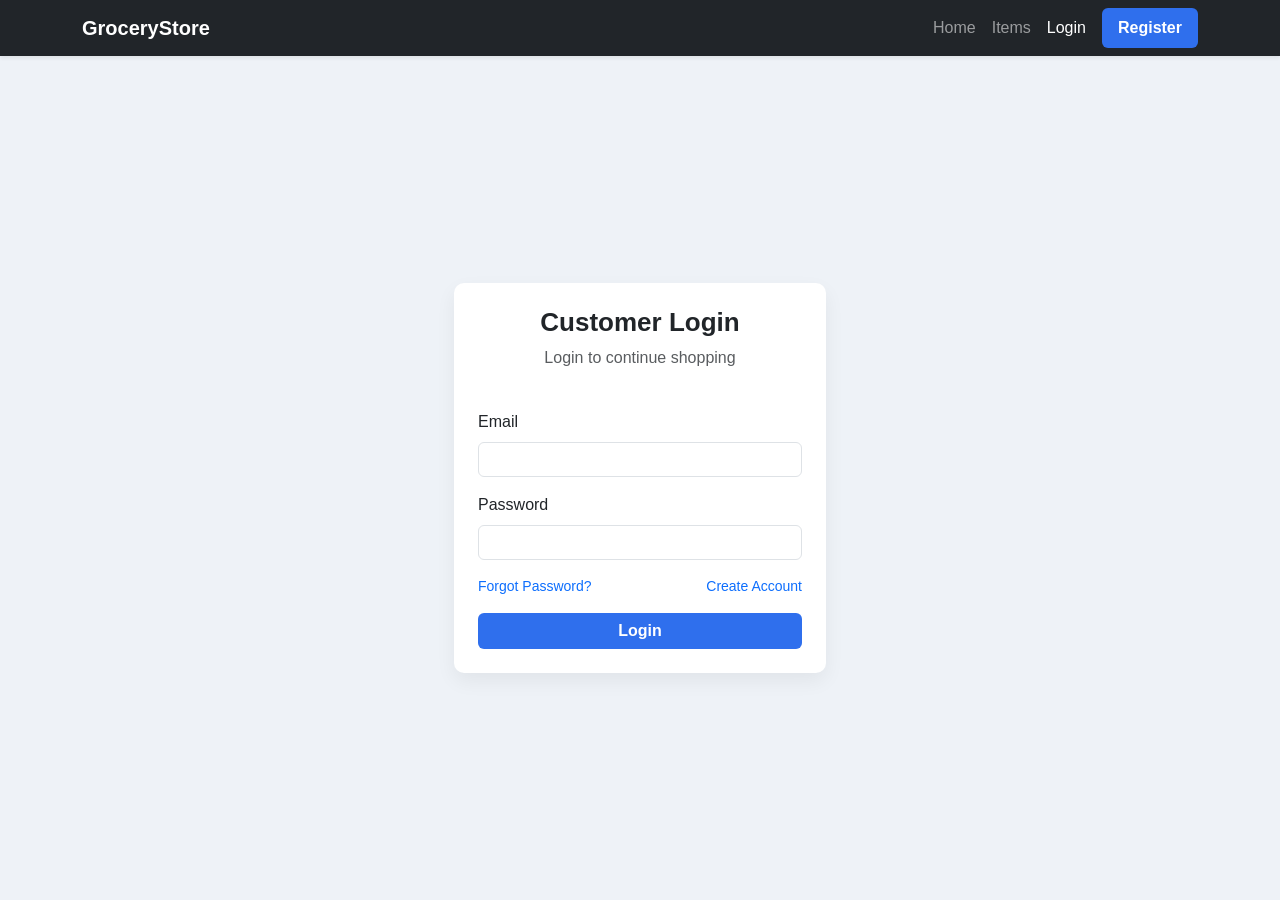
<file: q5/login.html>
<!DOCTYPE html>
<html lang="en">

<head>
    <meta charset="UTF-8">
    <meta name="viewport" content="width=device-width, initial-scale=1.0">
    <title>Login Account</title>
    <link href="https://cdn.jsdelivr.net/npm/bootstrap@5.3.3/dist/css/bootstrap.min.css" rel="stylesheet">
    <script src="https://code.jquery.com/jquery-3.7.1.min.js"></script>
    <style>
        body {
            background: #EEF2F7;
            font-family: 'Segoe UI', sans-serif;
            color: #1F2937;
            min-height: 100vh;
            display: flex;
            flex-direction: column;
        }

        .main-section {
            flex: 1;
            display: flex;
            align-items: center;
            justify-content: center;
        }

        .card {
            border: none;
            border-radius: 10px;
            box-shadow: 0 8px 20px rgba(0, 0, 0, 0.06);
        }

        .header-title {
            font-size: 26px;
            font-weight: 700;
        }

        .form-control {
            border-radius: 6px;
            font-size: 14px;
        }

        .btn-primary {
            background: #2F6FED;
            border: none;
            font-weight: 600;
        }

        .btn-primary:hover {
            background: #2558C7;
        }

        .error {
            font-size: 12px;
        }
    </style>
</head>

<body>

    <nav class="navbar navbar-expand-lg navbar-dark bg-dark shadow-sm">
        <div class="container">
            <a class="navbar-brand fw-bold" href="index.html">GroceryStore</a>
            <button class="navbar-toggler" type="button" data-bs-toggle="collapse" data-bs-target="#navMenu">
                <span class="navbar-toggler-icon"></span>
            </button>

            <div class="collapse navbar-collapse" id="navMenu">
                <ul class="navbar-nav ms-auto">
                    <li class="nav-item"><a class="nav-link" href="index.html">Home</a></li>
                    <li class="nav-item"><a class="nav-link" href="items.html">Items</a></li>
                    <li class="nav-item"><a class="nav-link active" href="login.html">Login</a></li>
                    <li class="nav-item"><a class="nav-link btn btn-primary text-white px-3 ms-2"
                            href="register.html">Register</a></li>
                </ul>
            </div>
        </div>
    </nav>

    <div class="container main-section">
        <div class="col-lg-4 col-md-6">
            <div class="card p-4">

                <div class="text-center mb-4">
                    <h3 class="header-title">Customer Login</h3>
                    <p class="text-muted">Login to continue shopping</p>
                </div>

                <form action="index.html" id="loginForm">

                    <div class="mb-3">
                        <label class="form-label" for="email">Email</label>
                        <input type="email" id="email" class="form-control">
                        <span class="error text-danger" id="email-error"></span>
                    </div>

                    <div class="mb-3">
                        <label class="form-label" for="pass">Password</label>
                        <input type="password" id="pass" class="form-control">
                        <span class="error text-danger" id="pass-error"></span>
                    </div>

                    <div class="d-flex justify-content-between mb-3">
                        <a href="#" class="small text-decoration-none">Forgot Password?</a>
                        <a href="register.html" class="small text-decoration-none">Create Account</a>
                    </div>

                    <button type="submit" class="btn btn-primary w-100">Login</button>
                </form>

            </div>
        </div>
    </div>

    <script>
        $(document).ready(function () {
            $("#loginForm").submit(function (e) {
                let valid = true;
                $(".error").text("");

                let email = $("#email").val();
                let emailPattern = /^[^ ]+@[^ ]+\.[a-z]{2,3}$/;

                if (email == "") {
                    $("#email-error").text("Email is required");
                    valid = false;
                }
                else if (!emailPattern.test(email)) {
                    $("#email-error").text("Enter valid email");
                    valid = false;
                }

                let pass = $("#pass").val();

                if (pass == "") {
                    $("#pass-error").text("Password is required");
                    valid = false;
                }
                else if (pass.length < 6) {
                    $("#pass-error").text("Password must be at least 6 characters");
                    valid = false;
                }

                if (!valid) {
                    e.preventDefault();
                }

                if (valid) {
                    alert("Login successful. Welcome!");
                }
            });
        });
    </script>

    <script src="https://cdn.jsdelivr.net/npm/bootstrap@5.3.3/dist/js/bootstrap.bundle.min.js"></script>
</body>
</html>
</file>
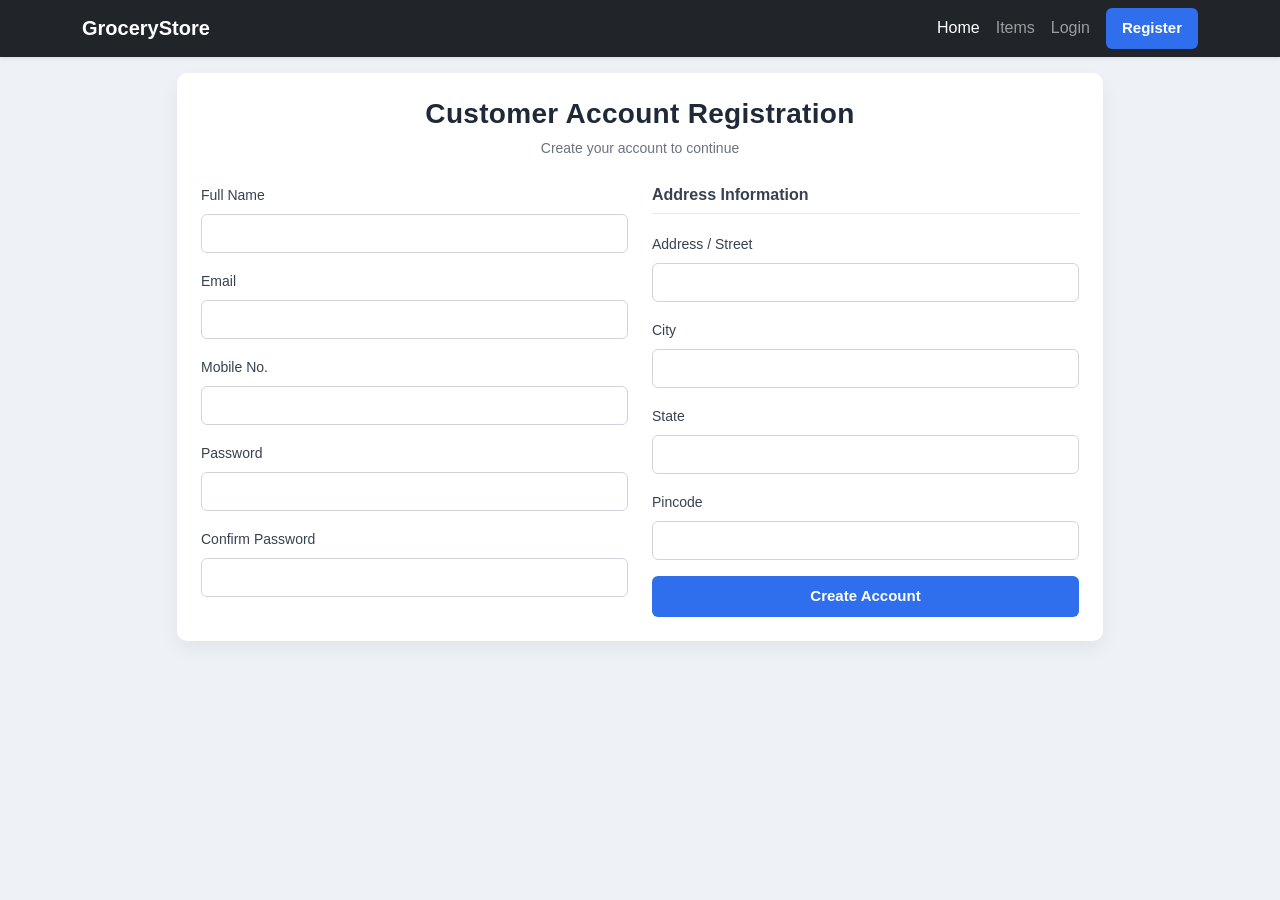
<file: q5/register.html>
<!DOCTYPE html>
<html lang="en">

<head>
    <meta charset="UTF-8">
    <meta name="viewport" content="width=device-width, initial-scale=1.0">
    <title>Create Account</title>
    <link href="https://cdn.jsdelivr.net/npm/bootstrap@5.3.3/dist/css/bootstrap.min.css" rel="stylesheet">
    <script src="https://code.jquery.com/jquery-3.7.1.min.js"></script>
    <style>
        body {
            min-height: 100vh;
            background: #EEF2F7;
            font-family: 'Segoe UI', sans-serif;
            color: #1F2937;
        }

        .card {
            border: none;
            border-radius: 10px;
            background: #fff;
            box-shadow: 0 8px 20px rgba(0, 0, 0, 0.06);
        }

        .header-title {
            font-size: 28px;
            font-weight: 700;
            letter-spacing: .3px;
            color: #1F2937;
        }

        .text-muted {
            color: #6B7280 !important;
            font-size: 14px;
        }

        .section-title {
            font-weight: 600;
            font-size: 16px;
            color: #374151;
            border-bottom: 1px solid #E5E7EB;
            padding-bottom: 6px;
            margin-bottom: 18px;
        }

        .form-label {
            font-size: 14px;
            font-weight: 500;
            color: #374151;
        }

        .form-control {
            border-radius: 6px;
            border: 1px solid #D1D5DB;
            font-size: 14px;
            padding: 8px 10px;
        }

        .form-control:focus {
            border-color: #2F6FED;
            box-shadow: 0 0 0 .15rem rgba(47, 111, 237, .15);
        }

        .btn-primary {
            background: #2F6FED;
            border: none;
            border-radius: 6px;
            font-weight: 600;
            padding: 9px;
            font-size: 15px;
        }

        .btn-primary:hover {
            background: #2558C7;
        }

        .error {
            font-size: 12px;
        }
    </style>
</head>

<body>

    <nav class="navbar navbar-expand-lg navbar-dark bg-dark shadow-sm mb-3">
        <div class="container">
            <a class="navbar-brand fw-bold" href="index.html">GroceryStore</a>

            <button class="navbar-toggler" type="button" data-bs-toggle="collapse" data-bs-target="#navMenu">
                <span class="navbar-toggler-icon"></span>
            </button>

            <div class="collapse navbar-collapse" id="navMenu">
                <ul class="navbar-nav ms-auto">
                    <li class="nav-item"><a class="nav-link active" href="index.html">Home</a></li>
                    <li class="nav-item"><a class="nav-link" href="items.html">Items</a></li>
                    <li class="nav-item"><a class="nav-link" href="login.html">Login</a></li>
                    <li class="nav-item"><a class="nav-link btn btn-primary text-white px-3 ms-2"
                            href="register.html">Register</a></li>
                </ul>
            </div>
        </div>
    </nav>

    <div class="container">
        <div class="row justify-content-center">
            <div class="col-lg-10">

                <div class="card p-4">

                    <div class="text-center mb-4">
                        <h3 class="header-title">Customer Account Registration</h3>
                        <p class="text-muted mb-0">Create your account to continue</p>
                    </div>

                    <form action="login.html" id="registerForm">

                        <div class="row">

                            <div class="col-md-6">

                                <div class="mb-3">
                                    <label class="form-label" for="fname">Full Name</label>
                                    <input type="text" id="fname" class="form-control">
                                    <span class="error text-danger" id="fname-error"></span>
                                </div>

                                <div class="mb-3">
                                    <label class="form-label" for="email">Email</label>
                                    <input type="email" id="email" class="form-control">
                                    <span class="error text-danger" id="email-error"></span>
                                </div>

                                <div class="mb-3">
                                    <label class="form-label" for="mobile">Mobile No.</label>
                                    <input type="number" id="mobile" class="form-control">
                                    <span class="error text-danger" id="mobile-error"></span>
                                </div>

                                <div class="mb-3">
                                    <label class="form-label" for="pass">Password</label>
                                    <input type="password" id="pass" class="form-control">
                                    <span class="error text-danger" id="pass-error"></span>
                                </div>

                                <div class="mb-3">
                                    <label class="form-label" for="conPass">Confirm Password</label>
                                    <input type="password" id="conPass" class="form-control">
                                    <span class="error text-danger" id="conPass-error"></span>
                                </div>

                            </div>

                            <div class="col-md-6">

                                <p class="section-title">Address Information</p>

                                <div class="mb-3">
                                    <label for="address" class="form-label">Address / Street</label>
                                    <input type="text" id="address" class="form-control">
                                    <span class="error text-danger" id="address-error"></span>
                                </div>

                                <div class="mb-3">
                                    <label for="city" class="form-label">City</label>
                                    <input type="text" id="city" class="form-control">
                                    <span class="error text-danger" id="city-error"></span>
                                </div>

                                <div class="mb-3">
                                    <label for="state" class="form-label">State</label>
                                    <input type="text" id="state" class="form-control">
                                    <span class="error text-danger" id="state-error"></span>
                                </div>

                                <div class="mb-3">
                                    <label for="pincode" class="form-label">Pincode</label>
                                    <input type="number" id="pincode" class="form-control">
                                    <span class="error text-danger" id="pincode-error"></span>
                                </div>

                                <div class="mt-3">
                                    <button type="submit" class="btn btn-primary w-100">Create Account</button>
                                </div>

                            </div>

                        </div>
                    </form>
                </div>

            </div>
        </div>
    </div>

    <script>
        $(document).ready(function () {
            $("#registerForm").submit(function (e) {
                let valid = true;
                $(".error").text("");

                let fname = $("#fname").val().trim();
                if (fname == "") { $("#fname-error").text("Full name is required"); valid = false; }

                let email = $("#email").val();
                let emailPattern = /^[^ ]+@[^ ]+\.[a-z]{2,3}$/;
                if (email == "") { $("#email-error").text("Email is required"); valid = false; }
                else if (!emailPattern.test(email)) { $("#email-error").text("Enter valid email"); valid = false; }

                let mobile = $("#mobile").val().trim();
                if (mobile == "") { $("#mobile-error").text("Mobile number is required"); valid = false; }
                else if (mobile.length != 10) { $("#mobile-error").text("Mobile number must be contain 10 digits"); valid = false; }

                let pass = $("#pass").val();
                if (pass == "") { $("#pass-error").text("Password is required"); valid = false; }
                else if (pass.length < 6) { $("#pass-error").text("Password must be at least 6 characters"); valid = false; }

                let conPass = $("#conPass").val();
                if (conPass == "") { $("#conPass-error").text("Confirm password is required"); valid = false; }
                else if (conPass != pass) { $("#conPass-error").text("Password does not match"); valid = false; }

                let address = $("#address").val().trim();
                if (address == "") { $("#address-error").text("Address is required"); valid = false; }

                let city = $("#city").val().trim();
                if (city == "") { $("#city-error").text("City is required"); valid = false; }

                let state = $("#state").val().trim();
                if (state == "") { $("#state-error").text("State is required"); valid = false; }

                let pincode = $("#pincode").val();
                if (pincode == "") { $("#pincode-error").text("Pincode is required"); valid = false; }

                if (!valid) { e.preventDefault(); }

                if (valid) { alert("Your account has been successfully created. Welcome!"); }

            });
        });
    </script>

    <script src="https://cdn.jsdelivr.net/npm/bootstrap@5.3.3/dist/js/bootstrap.bundle.min.js"></script>
</body>
</html>
</file>
